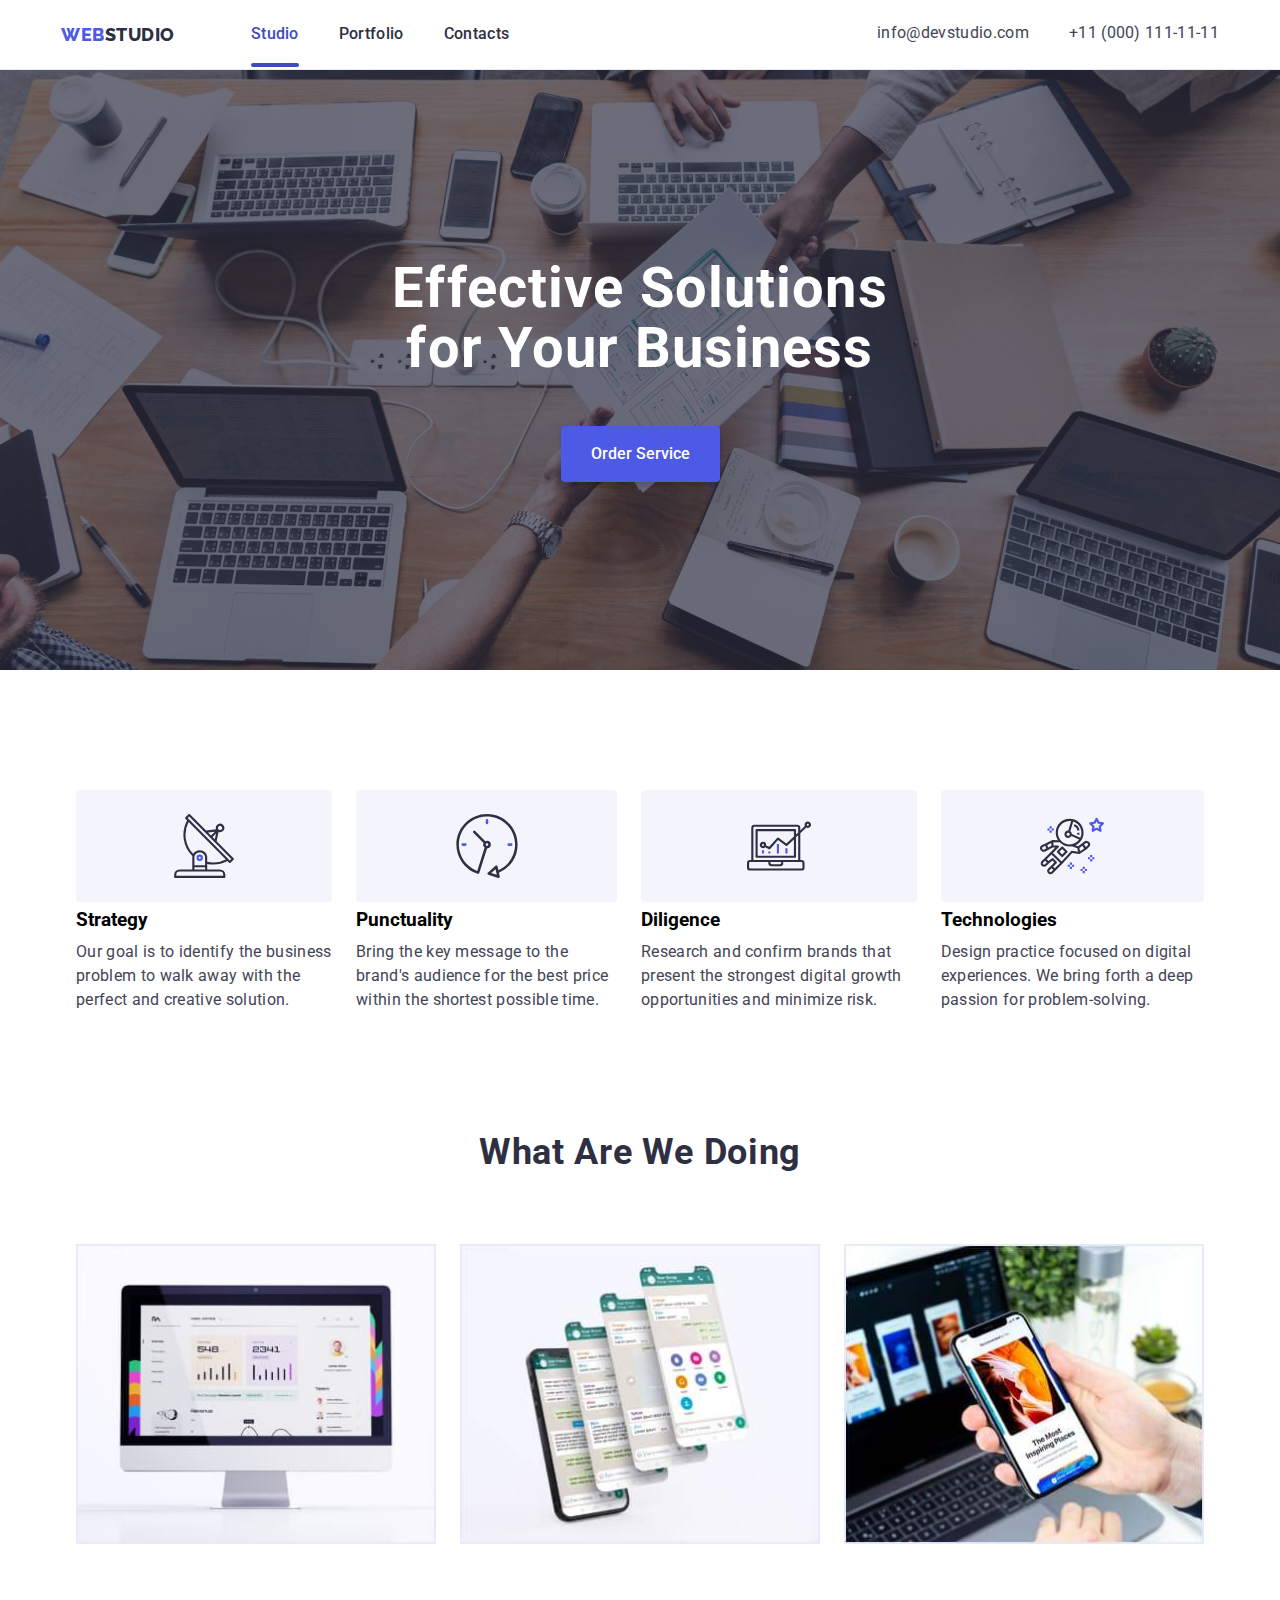
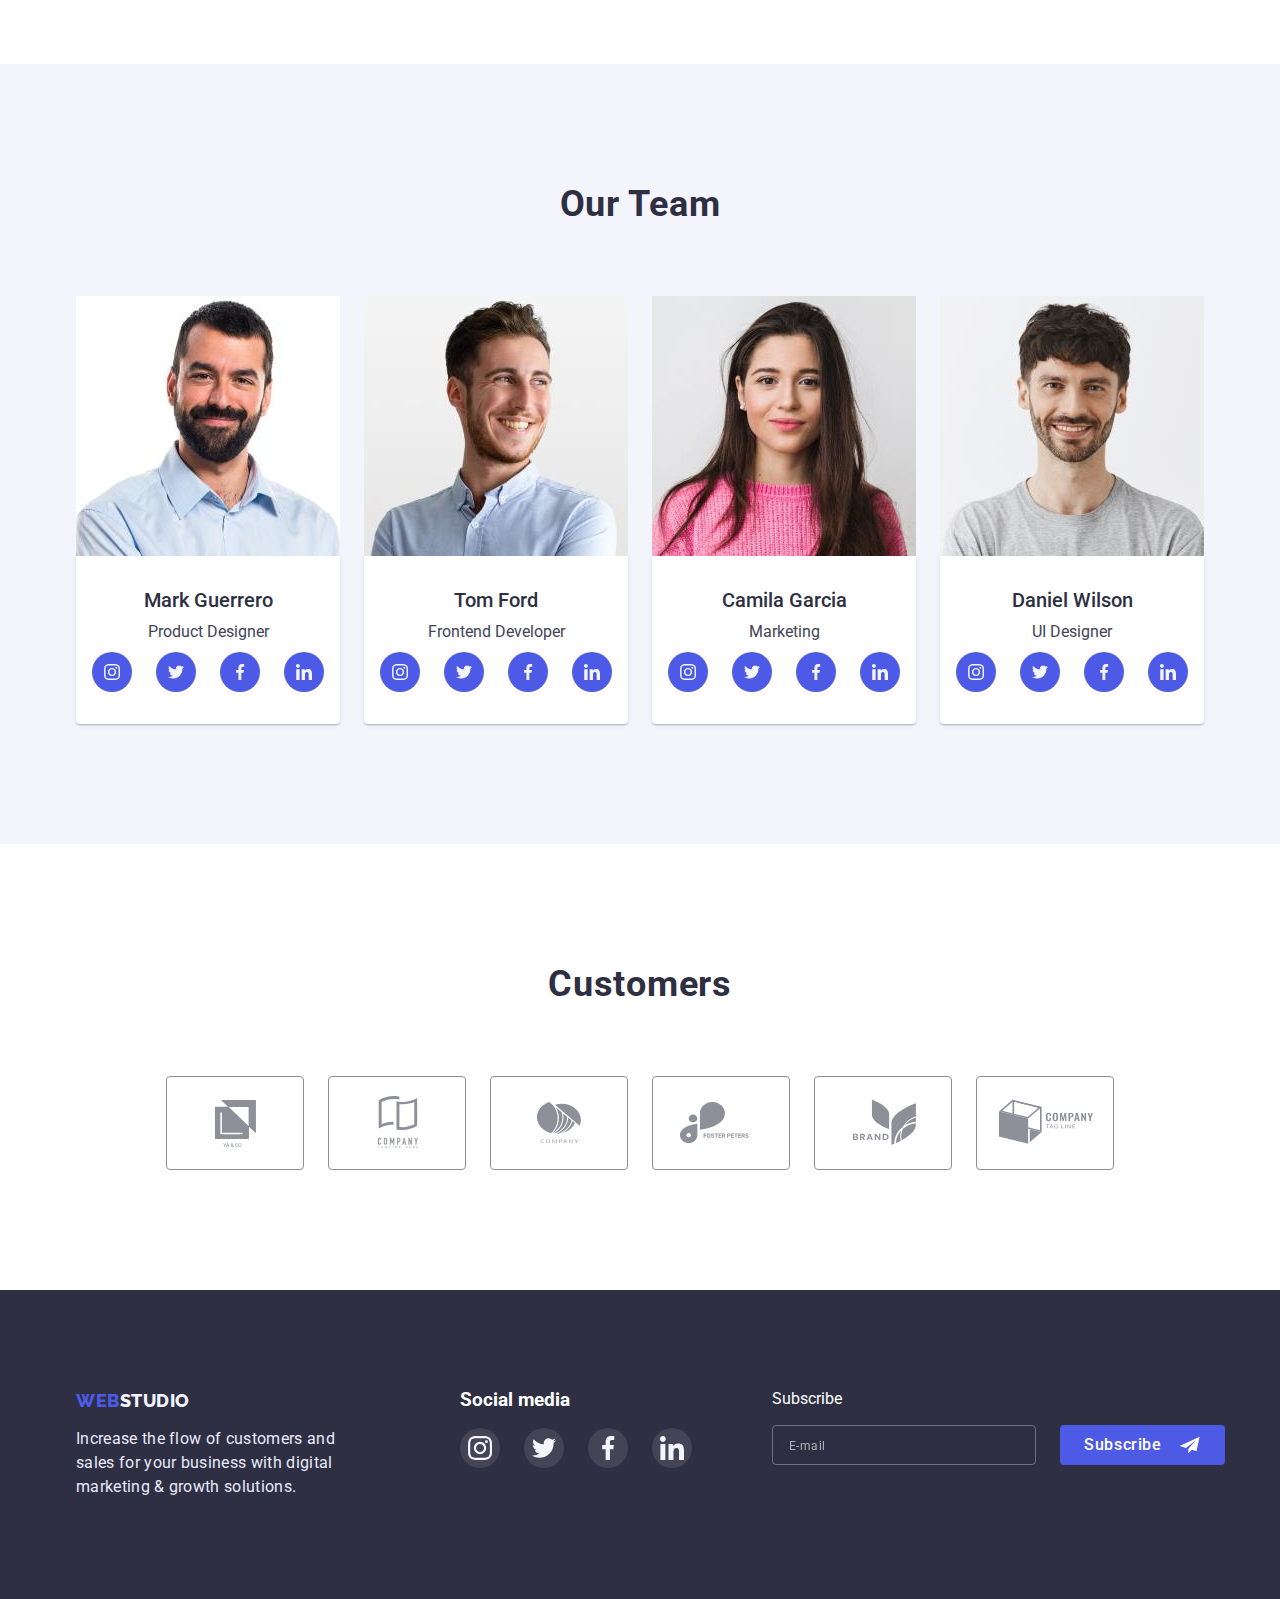
<file: index.html>
<!DOCTYPE html>
<html lang="en">

<head>
  <meta charset="UTF-8" />
  <meta http-equiv="X-UA-Compatible" content="IE=edge" />
  <meta name="viewport" content="width=device-width, initial-scale=1.0" />
  <title>WebStudio</title>
  <link type="text/css" rel="preconnect" href="https://fonts.gstatic.com" crossorigin />
  <link type="text/css" rel="stylesheet" href="./css/styles.css" />
</head>

<body>
  <!--Top line-->
  <header>
    <div class="container" id="header-container">
      <!-- Main navigation -->
      <nav>
        <a class="design-logo" href="./index.html">Web<span class="desing-logo-part">Studio</span></a>
        <ul class="main-nav-buttons">
          <li><a class="links current" href="./index.html">Studio</a></li>
          <li class="portfolio">
            <a class="links" href="./portfolio.html">Portfolio</a>
          </li>
          <li><a class="links" href="./contacts.html">Contacts</a></li>
        </ul>
      </nav>
      <address>
        <ul class="contacts">
          <li class="mail">
            <a class="links" href=" mailto:info@devstudio.com">info@devstudio.com</a>
          </li>
          <li class="tel">
            <a class="links" href="tel:+110001111111">+11 (000) 111-11-11</a>
          </li>
        </ul>
      </address>
      <button type="button" class="header-menu-btn js-open-menu" aria-expanded="false" aria-controls="mobile-menu">
        <svg id="header-menu-icon" width="32" height="22">
          <use href="./images/burger.svg#icon-icons8-menu"></use>
        </svg>
      </button>
      <!-- Contacts -->

    </div>
  </header>
  <!-- Main content-->
  <!--section1-->
  <main>
    <section class="section1">
      <div class="container">
        <h1>Effective Solutions for Your Business</h1>
        <button class="order-button" data-modal-open type="button">Order Service</button>
      </div>

    </section>
    <!--section2-->
    <section id="section2">
      <div class="container">
        <h2 class="visually-hidden">Our Advantages</h2>
        <ul class="adv-list">
          <li>
            <div class="icon-item">
              <svg height="64" width="64">
                <use href="./images/icons.svg#icon-antenna-1"></use>
              </svg>
            </div>
            <h3 class="adv-headings">Strategy</h3>
            <p class="avd-inf">
              Our goal is to identify the business problem to walk away with the
              perfect and creative solution.
            </p>
          </li>
          <li>
            <div class="icon-item">
              <svg height="64" width="64">
                <use href="./images/icons.svg#icon-clock-1"></use>
              </svg>
            </div>
            <h3 class="adv-headings">Punctuality</h3>
            <p class="avd-inf">
              Bring the key message to the brand's audience for the best price
              within the shortest possible time.
            </p>
          </li>
          <li>
            <div class="icon-item">
              <svg height="64" width="64">
                <use href="./images/icons.svg#icon-diagram-1"></use>
              </svg>
            </div>
            <h3 class="adv-headings">Diligence</h3>
            <p class="avd-inf">
              Research and confirm brands that present the strongest digital
              growth opportunities and minimize risk.
            </p>
          </li>
          <li>
            <div class="icon-item">
              <svg height="64" width="64">
                <use href="./images/icons.svg#icon-astronaut-1"></use>
              </svg>
            </div>
            <h3 class="adv-headings">Technologies</h3>
            <p class="avd-inf">
              Design practice focused on digital experiences. We bring forth a
              deep passion for problem-solving.
            </p>
          </li>
        </ul>
      </div>
    </section>
    <!--Services-->
    <!--section3-->
    <section id="section3">
      <div class="container">
        <h2 class="options-title">What are we doing</h2>
        <ul class="options-list">
          <li class="options-img">
            <img src="./images/scrn.jpg" srcset="./images/scrn.jpg 1x, ./images/scrn@2x.jpg 2x" alt="apps"
              width="360" />
          </li>
          <li class="options-img">
            <img src="./images/phone.jpg" srcset="./images/phone.jpg 1x, ./images/phone@2x.jpg 2x" alt="websites"
              width="360" />
          </li>
          <li class="options-img">
            <img src="./images/phonescrn.jpg" srcset="./images/phonescrn.jpg 1x, ./images/phonescrn@2x.jpg 2x"
              alt="social media" width="360" />
          </li>
        </ul>
      </div>
    </section>
    <!--Our team-->
    <!--section4-->
    <section id="team-members-section">
      <div class="container">
        <h2>Our Team</h2>
        <ul class="team-members-list">
          <li>
            <img src="./images/teammemb2.jpg" srcset="./images/teammemb2.jpg 1x, ./images/teammemb2@2x.jpg 2x"
              alt="Mark Guerrero" width="264" />
            <div class="member">
              <h3 class="member-name">Mark Guerrero</h3>
              <p class="member-job">Product Designer</p>
              <ul class="social-links">
                <li><a class="social-link-item" href="#">
                    <svg width="16" height="16">
                      <use href="./images/icons.svg#icon-instagram-2">
                      </use>
                    </svg>
                  </a></li>
                <li><a class="social-link-item" href="#"><svg width="16" height="16">
                      <use href="./images/icons.svg#icon-twitter-1">
                      </use>
                    </svg></a></li>
                <li><a class="social-link-item" href="#"><svg width="16" height="16">
                      <use href="./images/icons.svg#icon-facebook-1">
                      </use>
                    </svg></a></li>
                <li><a class="social-link-item" href="#"><svg width="16" height="16">
                      <use href="./images/icons.svg#icon-linkedin-1">
                      </use>
                    </svg></a></li>
              </ul>
            </div>
          </li>
          <li>
            <img src="./images/teammemb1.jpg" srcset="./images/teammemb1.jpg 1x, ./images/teammemb@2x.jpg 2x"
              alt="Tom Ford" width="264" />
            <div class="member">
              <h3 class="member-name">Tom Ford</h3>
              <p class="member-job">Frontend Developer</p>
              <ul class="social-links">
                <li><a class="social-link-item" href="#">
                    <svg width="16" height="16">
                      <use href="./images/icons.svg#icon-instagram-2">
                      </use>
                    </svg>
                  </a></li>
                <li><a class="social-link-item" href="#"><svg width="16" height="16">
                      <use href="./images/icons.svg#icon-twitter-1">
                      </use>
                    </svg></a></li>
                <li><a class="social-link-item" href="#"><svg width="16" height="16">
                      <use href="./images/icons.svg#icon-facebook-1">
                      </use>
                    </svg></a></li>
                <li><a class="social-link-item" href="#"><svg width="16" height="16">
                      <use href="./images/icons.svg#icon-linkedin-1">
                      </use>
                    </svg></a></li>
              </ul>
            </div>
          </li>
          <li>
            <img src="./images/teammemb.jpg" srcset="./images/teammemb.jpg 1x, ./images/teammemb@2x.jpg 2x"
              alt="Camila Garcia" width="264" />
            <div class="member">

              <h3 class="member-name">Camila Garcia</h3>
              <p class="member-job">Marketing</p>
              <ul class="social-links">
                <li><a class="social-link-item" href="#">
                    <svg width="16" height="16">
                      <use href="./images/icons.svg#icon-instagram-2">
                      </use>
                    </svg>
                  </a></li>
                <li><a class="social-link-item" href="#"><svg width="16" height="16">
                      <use href="./images/icons.svg#icon-twitter-1">
                      </use>
                    </svg></a></li>
                <li><a class="social-link-item" href="#"><svg width="16" height="16">
                      <use href="./images/icons.svg#icon-facebook-1">
                      </use>
                    </svg></a></li>
                <li><a class="social-link-item" href="#"><svg width="16" height="16">
                      <use href="./images/icons.svg#icon-linkedin-1">
                      </use>
                    </svg></a></li>
              </ul>
            </div>
          </li>
          <li>
            <img src="./images/teammeb3.jpg" srcset="./images/teammeb3.jpg 1x, ./images/teammeb3@2x.jpg 2x"
              alt="Daniel Wilson" width="264" />
            <div class="member">

              <h3 class="member-name">Daniel Wilson</h3>
              <p class="member-job">UI Designer</p>
              <ul class="social-links">
                <li><a class="social-link-item" href="#">
                    <svg width="16" height="16">
                      <use href="./images/icons.svg#icon-instagram-2">
                      </use>
                    </svg>
                  </a></li>
                <li><a class="social-link-item" href="#"><svg width="16" height="16">
                      <use href="./images/icons.svg#icon-twitter-1">
                      </use>
                    </svg></a></li>
                <li><a class="social-link-item" href="#"><svg width="16" height="16">
                      <use href="./images/icons.svg#icon-facebook-1">
                      </use>
                    </svg></a></li>
                <li><a class="social-link-item" href="#"><svg width="16" height="16">
                      <use href="./images/icons.svg#icon-linkedin-1">
                      </use>
                    </svg></a></li>
              </ul>
            </div>
          </li>
        </ul>
      </div>
    </section>
    <!--section5-->
    <section id="section5">
      <div class="container">
        <h2>Customers</h2>
        <ul class="customers-list">
          <li class="customer-item">
            <a class="customer-link" href="#"><svg class="customer-icon" height="56" width="104">
                <use href="./images/icons.svg#icon-Logo"></use>
              </svg></a>
          </li>
          <li class="customer-item">
            <a class="customer-link" href="#"><svg class="customer-icon" height="56" width="104">
                <use href="./images/icons.svg#icon-Logo-1"></use>
              </svg></a>
          </li>
          <li class="customer-item">
            <a class="customer-link" href="#"><svg class="customer-icon" height="56" width="104">
                <use href="./images/icons.svg#icon-Logo-2"></use>
              </svg></a>
          </li>
          <li class="customer-item">
            <a class="customer-link" href="#"><svg class="customer-icon" height="56" width="104">
                <use href="./images/icons.svg#icon-Logo-3"></use>
              </svg></a>
          </li>
          <li class="customer-item">
            <a class="customer-link" href="#"><svg class="customer-icon" height="56" width="104">
                <use href="./images/icons.svg#icon-Logo-4"></use>
              </svg></a>
          </li>
          <li class="customer-item">
            <a class="customer-link" href="#"><svg class="customer-icon" height="56" width="104">
                <use href="./images/icons.svg#icon-Logo-5"></use>
              </svg></a>
          </li>

        </ul>
      </div>
    </section>
  </main>
  <!--Footer-->
  <footer>
    <div class="container">
      <div class="footer-info">
        <a class="design-logo" href="./index.html">Web<span class="desing-logo-part2">Studio</span></a>
        <p class="footer-goal">
          Increase the flow of customers and sales for your business with digital
          marketing & growth solutions.
        </p>
      </div>
      <div class="footer-social-links">
        <h3 class="social-title">Social media</h3>
        <ul class="social-links">
          <li><a class="social-link-item" href="#">
              <svg width="24" height="24">
                <use href="./images/icons.svg#icon-instagram-2">
                </use>
              </svg>
            </a></li>
          <li><a class="social-link-item" href="#"><svg width="24" height="24">
                <use href="./images/icons.svg#icon-twitter-1">
                </use>
              </svg></a></li>
          <li><a class="social-link-item" href="#"><svg width="24" height="24">
                <use href="./images/icons.svg#icon-facebook-1">
                </use>
              </svg></a></li>
          <li><a class="social-link-item" href="#"><svg width="24" height="24">
                <use href="./images/icons.svg#icon-linkedin-1">
                </use>
              </svg></a></li>
        </ul>
      </div>

      <div class="subscribe-footer-container">
        <p class="footer-subscribe-title">Subscribe</p>
        <form class="footer-form">
          <label class="footer-form-label" for="e-mail">
            <input class="footer-form-input" type="email" name="email" required placeholder="E-mail">
          </label>
          <button class="subscribe-button" type="submit">Subscribe
            <svg id="footer-form-input-icon" width="24" height="20">
              <use href="./images/subscribeicons.svg#telegram"></use>
            </svg> </button>
      </div>
      </form>
    </div>
  </footer>
  <!--Modal-->
  <div class="backdrop is-hidden" data-modal>

    <div class="modal">
      <button class="close-button" data-modal-close type="button"><svg width="8" height="8">
          <use href="./images/socialicons.svg#close-black-18dp-2-1">
          </use>
        </svg></button>
      <!--Modal content-->
      <div class="modal-content">
        <p class="modal-title">Leave your contacts and we will call you back</p>
        <form class="modal-form">
          <div class="input-container">
            <label class="form-field" for="name">Name
              <input class="modal-form-input" type="text" id="name" name="name" required pattern="[a-zA-Zа-яА-Я]+"
                minlength="2">
              <svg class="modal-form-input-icon" width="12" height="12">
                <use href="./images/subscribeicons.svg#name"></use>
              </svg>
            </label>
          </div>
          <div class="input-container">
            <label class="form-field" for="phone">Phone
              <input class="modal-form-input" type="text" id="phone" name="phone" required
                pattern="[0-9]{3}-[0-9]{3}-[0-9]{2}-[0-9]{2}" title="xxx-xxx-xx-xx">
              <svg class="modal-form-input-icon" width="13" height="13">
                <use href="./images/subscribeicons.svg#phone"></use>
              </svg>

            </label>
          </div>
          <div class="input-container">
            <label class="form-field" for="email">Email
              <input class="modal-form-input" type="email" id="email" name="email">
              <svg class="modal-form-input-icon" width="15" height="12">
                <use href="./images/subscribeicons.svg#message"></use>
              </svg>
            </label>
          </div>
          <div class="input-container">
            <label class="form-field textarea-field" for="comment">Comment
              <textarea class="modal-message" id="comment" name="comment" placeholder="Text input"></textarea></label>

          </div>

          <label for="user-policy" class="modal-form-check-description">
            <input id="user-policy" type="checkbox" name="user-policy" class="modal-check visually-hidden" required />
            <span class="checkmark">
              <svg class="modal-checkbox-icon" width="10" height="8">
                <use href="./images/accept.svg#accept"></use>
              </svg>
            </span>
            I accept the terms and conditions of the &nbsp;<a class="form-check-description-link" href="">Privacy
              Policy</a>
          </label>

          <button class="submit-button">Send</button>

        </form>
      </div>
    </div>

  </div>

  <!-- mobile menu -->
  <div class="menu-container js-menu-container" id="mobile-menu">
    <button type="button" class="modal-close mobile-close menu-toggle js-close-menu" data-modal-close>
      <svg class="mobile-icon-close" width="8" height="8">
        <use href="./images/socialicons.svg#close-black-18dp-2-1">
        </use>
      </svg>
    </button>
    <ul class="mobile-menu">
      <li class="mobile-item"><a class="links" href="./index.html">Studio</a></li>
      <li class="mobile-item"><a class="links" href="./portfolio.html">Portfolio</a></li>
      <li class="mobile-item"><a class="links" href="./contacts.html">Contacts</a></li>
    </ul>
    </nav>
    <div class="mobile-media">
      <address>
        <ul class="main-contact">
          <li class="mobile-contact mobile-tel">
            <a class="links" href="tel:+110001111111">+11 (000) 111-11-11</a>
          </li>
          <li class="mobile-contact mobile-mail">
            <a class=" mobile-mail links" href=" mailto:info@devstudio.com">info@devstudio.com</a>
          </li>
        </ul>
      </address>

      <ul class="mobile-icons-list">
        <li><a class="social-link-item" href="#">
            <svg width="16" height="16">
              <use href="./images/icons.svg#icon-instagram-2">
              </use>
            </svg>
          </a></li>
        <li><a class="social-link-item" href="#"><svg width="16" height="16">
              <use href="./images/icons.svg#icon-twitter-1">
              </use>
            </svg></a></li>
        <li><a class="social-link-item" href="#"><svg width="16" height="16">
              <use href="./images/icons.svg#icon-facebook-1">
              </use>
            </svg></a></li>
        <li><a class="social-link-item" href="#"><svg width="16" height="16">
              <use href="./images/icons.svg#icon-linkedin-1">
              </use>
            </svg></a></li>
      </ul>
    </div>
  </div>





  <!-- scripts -->
  <script src="./js/modal.js"></script>
  <script src="/js/mobile-menu.js"></script>
</body>

</html>
</file>
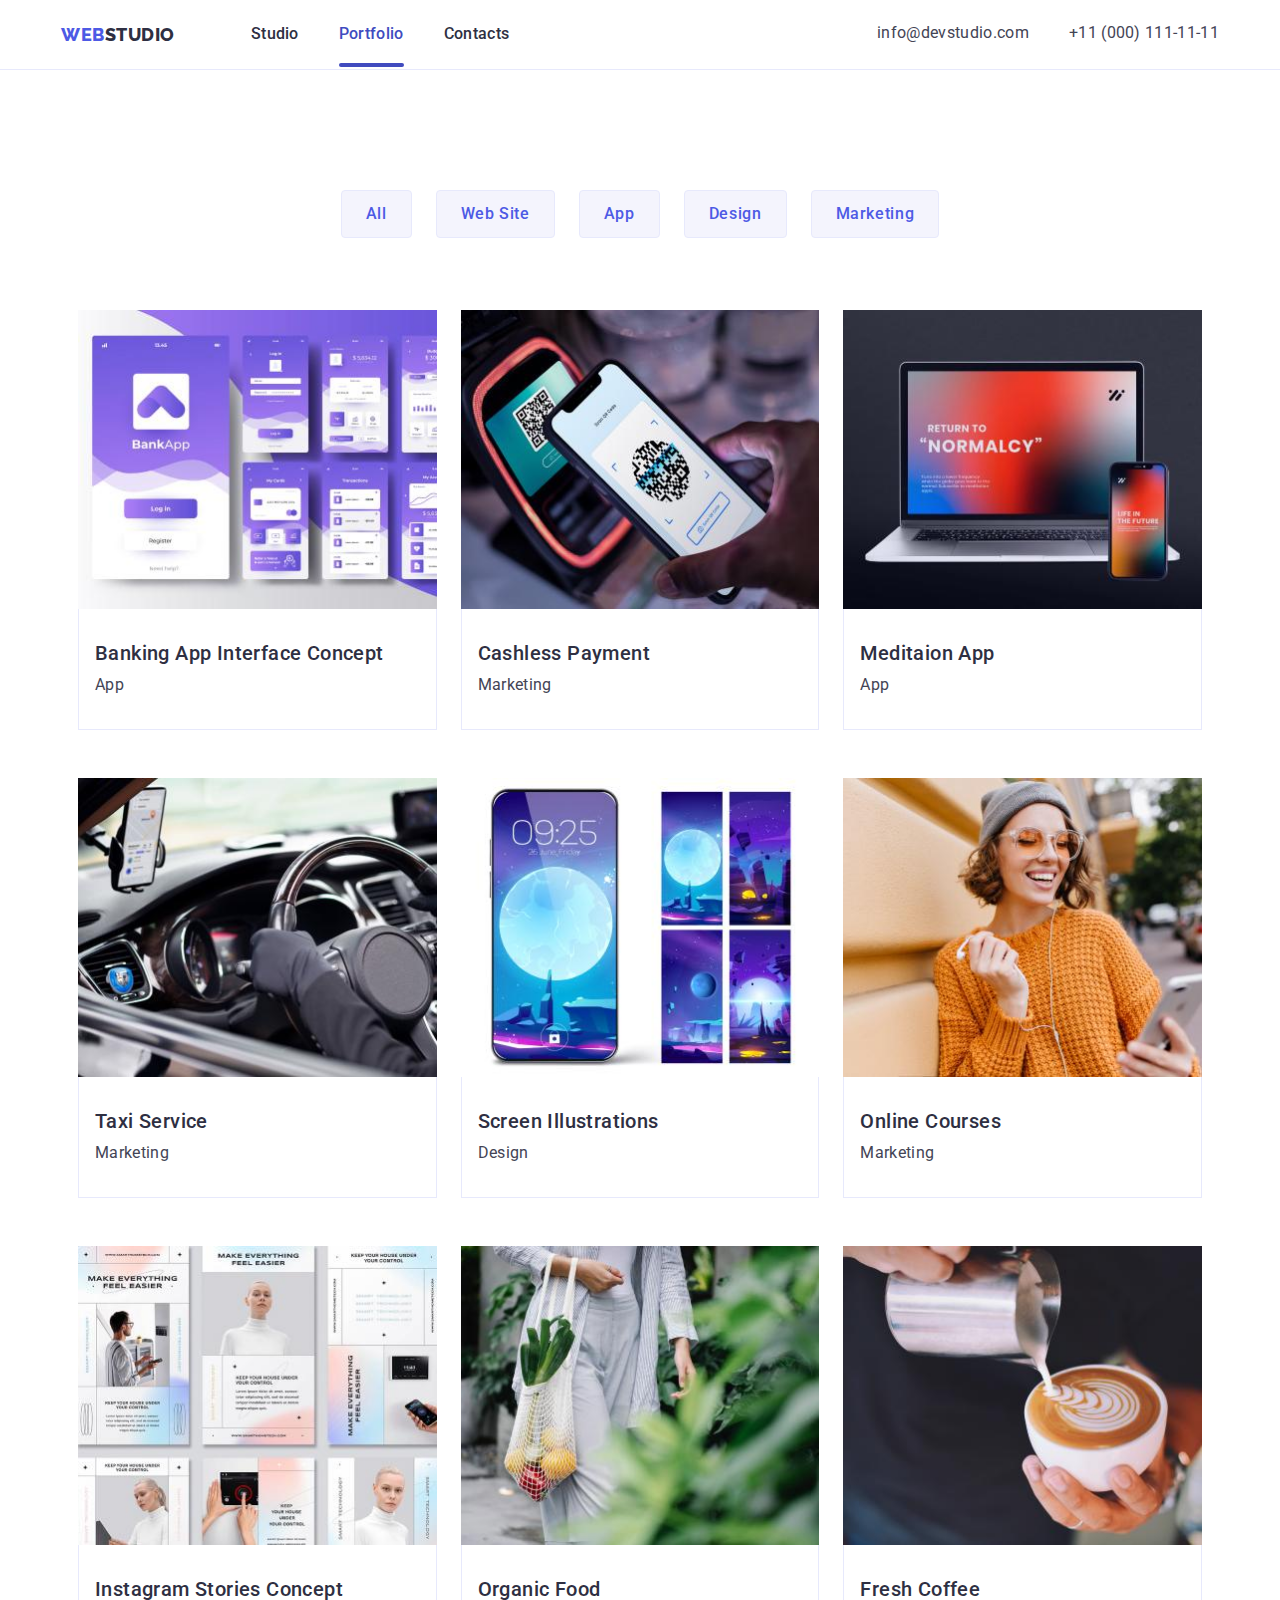
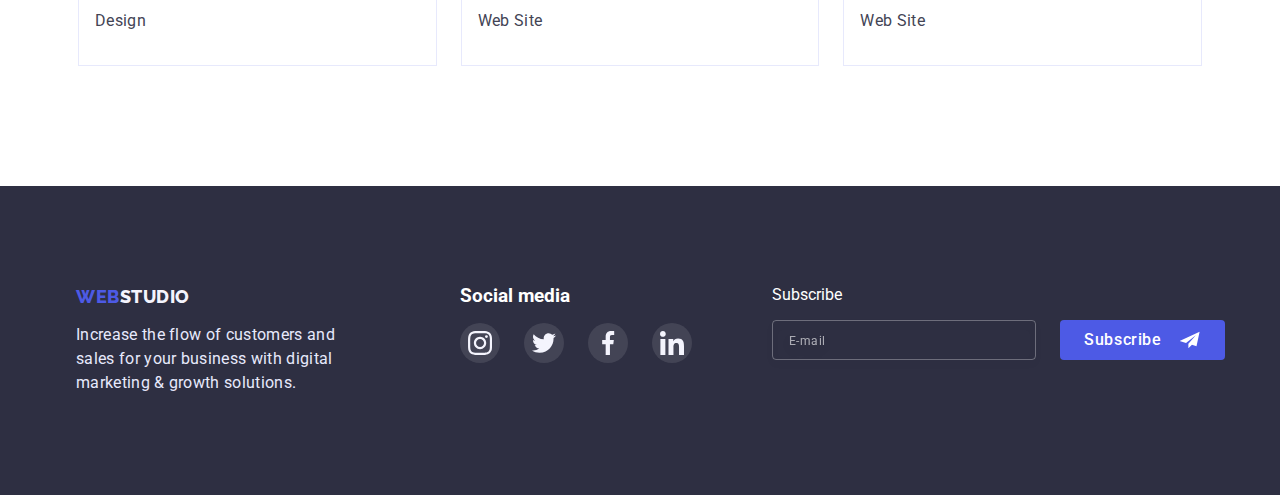
<file: portfolio.html>
<!DOCTYPE html>
<html lang="en">

<head>
  <meta charset="UTF-8" />
  <meta http-equiv="X-UA-Compatible" content="IE=edge" />
  <meta name="viewport" content="width=device-width, initial-scale=1.0" />
  <title>WebStudio</title>
  <link type="text/css" rel="preconnect" href="https://fonts.gstatic.com" crossorigin />
  <link type="text/css" rel="stylesheet" href="./css/styles.css" />

</head>

<body>
  <!--Top line-->
  <header>
    <div class="container" id="header-container">
      <!-- Main navigation -->
      <nav>
        <a class="design-logo" href="./index.html">Web<span class="desing-logo-part">Studio</span></a>
        <ul class="main-nav-buttons">
          <li><a class="links" href="./index.html">Studio</a></li>
          <li class="portfolio">
            <a class="links current" href="./portfolio.html">Portfolio</a>
          </li>
          <li><a class="links" href="./contacts.html">Contacts</a></li>
        </ul>
      </nav>
      <address>
        <ul class="contacts">
          <li class="mail">
            <a class="links" href=" mailto:info@devstudio.com">info@devstudio.com</a>
          </li>
          <li class="tel">
            <a class="links" href="tel:+110001111111">+11 (000) 111-11-11</a>
          </li>
        </ul>
      </address>
      <button type="button" class="header-menu-btn js-open-menu" aria-expanded="false" aria-controls="mobile-menu">
        <svg id="header-menu-icon" width="32" height="22">
          <use href="./images/burger.svg#icon-icons8-menu"></use>
        </svg>
      </button>
      <!-- Contacts -->

    </div>
  </header>
  <!-- top buttons main  -->
  <main>
    <section id="main-section">
      <div class="container">
        <h2 class="visually-hidden">Work Examples</h2>
        <ul class="panel-buttons">
          <li><button class="optins-button" type="button">All</button></li>
          <li><button class="optins-button" type="button">Web Site</button></li>
          <li><button class="optins-button" type="button">App</button></li>
          <li><button class="optins-button" type="button">Design</button></li>
          <li><button class="optins-button" type="button">Marketing</button></li>
        </ul>
        <!-- Work Examples  -->
        <ul class="work-examples">
          <li class="work-item">
            <a>
              <div class="product-description">
                <img src="./images/apps.jpg" srcset="./images/apps.jpg 1x, ./images/apps@2x.jpg 2x"
                  alt="Banking App Interface Concept" width="360" />
                <div class="overlay">
                  <p>14 Stylish and User-Friendly App Design Concepts · Task Manager App · Calorie Tracker App · Exotic
                    Fruit Ecommerce App ·
                    Cloud Storage App</p>
                </div>
              </div>

              <div class="work-description">
                <h3 class="work-item-title">Banking App Interface Concept</h3>
                <p class="work-item-sphere">App</p>
              </div>
            </a>

          </li>
          <li class="work-item">
            <a>
              <div class="product-description">
                <img src="./images/marketing.jpg" srcset="./images/marketing.jpg 1x, ./images/marketing@2x.jpg 2x"
                  alt="Cashless Payment" width="360" />
                <div class="overlay">
                  <p>14 Stylish and User-Friendly App Design Concepts · Task Manager App · Calorie Tracker App · Exotic
                    Fruit Ecommerce App ·
                    Cloud Storage App</p>
                </div>
              </div>
              <div class="work-description">
                <h3 class="work-item-title">Cashless Payment</h3>
                <p class="work-item-sphere">Marketing</p>
              </div>
            </a>

          </li>
          <li class="work-item">
            <a>
              <div class="product-description">
                <img src="./images/meditation.jpg" srcset="./images/meditation.jpg 1x, ./images/meditation@2x.jpg 2x"
                  alt="Meditation App" width="360" />
                <div class="overlay">
                  <p>14 Stylish and User-Friendly App Design Concepts · Task Manager App · Calorie Tracker App · Exotic
                    Fruit Ecommerce App ·
                    Cloud Storage App</p>
                </div>
              </div>
              <div class="work-description">
                <h3 class="work-item-title">Meditaion App</h3>
                <p class="work-item-sphere">App</p>
              </div>
            </a>

          </li>
          <li class="work-item">
            <a>
              <div class="product-description">
                <img src="./images/taxiservice.jpg" srcset="./images/taxiservice.jpg 1x, ./images/taxiservice@2x.jpg 2x"
                  alt="Taxi Service" width="360" />
                <div class="overlay">
                  <p>14 Stylish and User-Friendly App Design Concepts · Task Manager App · Calorie Tracker App · Exotic
                    Fruit Ecommerce App ·
                    Cloud Storage App</p>
                </div>
              </div>
              <div class="work-description">
                <h3 class="work-item-title">Taxi Service</h3>
                <p class="work-item-sphere">Marketing</p>
              </div>
            </a>

          </li>
          <li class="work-item">
            <a>
              <div class="product-description">
                <img src="./images/screenil.jpg" srcset="./images/screenil.jpg 1x, ./images/screenil@2x.jpg 2x"
                  alt="Screen Illustrations" width="360" />
                <div class="overlay">
                  <p>14 Stylish and User-Friendly App Design Concepts · Task Manager App · Calorie Tracker App · Exotic
                    Fruit Ecommerce App ·
                    Cloud Storage App</p>
                </div>
              </div>
              <div class="work-description">
                <h3 class="work-item-title">Screen Illustrations</h3>
                <p class="work-item-sphere">Design</p>
              </div>
            </a>

          </li>
          <li class="work-item">

            <a>
              <div class="product-description">
                <img src="./images/onlinecourses.jpg"
                  srcset="./images//onlinecourses.jpg 1x, ./images//onlinecourses@2x.jpg 2x" alt="Online Courses"
                  width="360" />
                <div class="overlay">
                  <p>14 Stylish and User-Friendly App Design Concepts · Task Manager App · Calorie Tracker App · Exotic
                    Fruit Ecommerce App ·
                    Cloud Storage App</p>
                </div>
              </div>
              <div class="work-description">
                <h3 class="work-item-title">Online Courses</h3>
                <p class="work-item-sphere">Marketing</p>
              </div>
            </a>
          </li>
          <li class="work-item">
            <a>
              <div class="product-description">
                <img src="./images/instagram.jpg" srcset="./images/instagram.jpg 1x, ./images/instagram@2x.jpg 2x"
                  alt="Instagram Stories Concept" width="360" />
                <div class="overlay">
                  <p>14 Stylish and User-Friendly App Design Concepts · Task Manager App · Calorie Tracker App · Exotic
                    Fruit Ecommerce App ·
                    Cloud Storage App</p>
                </div>
              </div>
              <div class="work-description">
                <h3 class="work-item-title">Instagram Stories Concept</h3>
                <p class="work-item-sphere">Design</p>
              </div>
            </a>

          </li>
          <li class="work-item">
            <a>
              <div class="product-description">
                <img src="./images/organicfood.jpg" srcset="./images/organicfood.jpg 1x, ./images/organicfood@2x.jpg 2x"
                  alt="Organic Food" width="360" />
                <div class="overlay">
                  <p>14 Stylish and User-Friendly App Design Concepts · Task Manager App · Calorie Tracker App · Exotic
                    Fruit Ecommerce App ·
                    Cloud Storage App</p>
                </div>
              </div>
              <div class="work-description">
                <h3 class="work-item-title">Organic Food</h3>
                <p class="work-item-sphere">Web Site</p>
              </div>
            </a>

          </li>
          <li class="work-item">
            <a>
              <div class="product-description">
                <img src="./images/freshcoffee.jpg" srcset="./images/freshcoffee.jpg 1x, ./images/freshcoffee@2x.jpg 2x"
                  alt="Fresh Coffee" width="360" />
                <div class="overlay">
                  <p>14 Stylish and User-Friendly App Design Concepts · Task Manager App · Calorie Tracker App · Exotic
                    Fruit Ecommerce App ·
                    Cloud Storage App</p>
                </div>
              </div>
              <div class="work-description">
                <h3 class="work-item-title">Fresh Coffee</h3>
                <p class="work-item-sphere">Web Site</p>
              </div>
            </a>

          </li>
        </ul>
      </div>
    </section>
  </main>

  <!--Footer-->
  <footer>
    <div class="container">
      <div class="footer-info">
        <a class="design-logo" href="./index.html">Web<span class="desing-logo-part2">Studio</span></a>
        <p class="footer-goal">
          Increase the flow of customers and sales for your business with digital
          marketing & growth solutions.
        </p>
      </div>
      <div class="footer-social-links">
        <h3 class="social-title">Social media</h3>
        <ul class="social-links">
          <li><a class="social-link-item" href="#">
              <svg width="24" height="24">
                <use href="./images/icons.svg#icon-instagram-2">
                </use>
              </svg>
            </a></li>
          <li><a class="social-link-item" href="#"><svg width="24" height="24">
                <use href="./images/icons.svg#icon-twitter-1">
                </use>
              </svg></a></li>
          <li><a class="social-link-item" href="#"><svg width="24" height="24">
                <use href="./images/icons.svg#icon-facebook-1">
                </use>
              </svg></a></li>
          <li><a class="social-link-item" href="#"><svg width="24" height="24">
                <use href="./images/icons.svg#icon-linkedin-1">
                </use>
              </svg></a></li>
        </ul>
      </div>

      <div class="subscribe-footer-container">
        <p class="footer-subscribe-title">Subscribe</p>
        <form class="footer-form">
          <label class="footer-form-label" for="e-mail">
            <input class="footer-form-input" type="email" name="email" required placeholder="E-mail">
          </label>
          <button class="subscribe-button" type="submit">Subscribe
            <svg id="footer-form-input-icon" width="24" height="20">
              <use href="./images/subscribeicons.svg#telegram"></use>
            </svg> </button>
      </div>
      </form>
    </div>
  </footer>
  <!-- mobile menu -->
  <div class="menu-container js-menu-container" id="mobile-menu">
    <button type="button" class="modal-close mobile-close menu-toggle js-close-menu" data-modal-close>
      <svg class="mobile-icon-close" width="8" height="8">
        <use href="./images/socialicons.svg#close-black-18dp-2-1">
        </use>
      </svg>
    </button>
    <ul class="mobile-menu">
      <li class="mobile-item"><a class="links" href="./index.html">Studio</a></li>
      <li class="mobile-item"><a class="links" href="./portfolio.html">Portfolio</a></li>
      <li class="mobile-item"><a class="links" href="./contacts.html">Contacts</a></li>
    </ul>
    </nav>
    <div class="mobile-media">
      <address>
        <ul class="main-contact">
          <li class="mobile-contact mobile-tel">
            <a class="links" href="tel:+110001111111">+11 (000) 111-11-11</a>
          </li>
          <li class="mobile-contact mobile-mail">
            <a class=" mobile-mail links" href=" mailto:info@devstudio.com">info@devstudio.com</a>
          </li>
        </ul>
      </address>

      <ul class="mobile-icons-list">
        <li><a class="social-link-item" href="#">
            <svg width="16" height="16">
              <use href="./images/icons.svg#icon-instagram-2">
              </use>
            </svg>
          </a></li>
        <li><a class="social-link-item" href="#"><svg width="16" height="16">
              <use href="./images/icons.svg#icon-twitter-1">
              </use>
            </svg></a></li>
        <li><a class="social-link-item" href="#"><svg width="16" height="16">
              <use href="./images/icons.svg#icon-facebook-1">
              </use>
            </svg></a></li>
        <li><a class="social-link-item" href="#"><svg width="16" height="16">
              <use href="./images/icons.svg#icon-linkedin-1">
              </use>
            </svg></a></li>
      </ul>
    </div>
  </div>





  <!-- scripts -->
  <script src="./js/modal.js"></script>
  <script src="/js/mobile-menu.js"></script>
</body>


</html>
</file>
<file: css/styles.css>
@import url('https://fonts.googleapis.com/css2?family=Roboto:wght@400;500;700&display=swap');
@import url('https://fonts.googleapis.com/css2?family=Raleway:wght@800&display=swap');
@import url('https://cdnjs.cloudflare.com/ajax/libs/modern-normalize/1.1.0/modern-normalize.min.css');
* {
  box-sizing: border-box;
}
:root {
  --primary-brand: #4d5ae5;
  --dark: #2e2f42;
  --light: #f4f4fd;
  --light-state: #8e8f99;
  --text: #434455;
  --accent: #e7e9fc;
  --pressed-state: #404bbf;
  --subtle-text: #8e8f99;
  --success: #31d0aa;
  --modal-background: #fcfcfc;
  --privacy-policy: #757575;
  --transition-dur-and-func: 250ms cubic-bezier(0.4, 0, 0.2, 1);
}
body {
  background-color: white;
  margin: 0;
  font-family: 'Roboto';
}
ul {
  margin: 0;
  padding: 0;
}
img {
  display: block;
  max-width: 100%;
  height: auto;
}
p,
h1,
h2,
h3,
h4,
h5,
h6 {
  margin: 0;
}

/*header-table*/
@media screen and (min-width: 768px) {
}
/*header-mobile*/
@media screen and (min-width: 1200px) {
}
/*header*/
.container {
  width: 100%;
  max-width: 1158px;
  padding: 0 15px;
  margin: 0 auto;
}
#header-container {
  display: flex;
  justify-content: space-between;
  padding: 24px 0;
}
header {
  width: 100%;
  display: flex;
  align-items: center;

  border-bottom: 1px solid var(--accent);
}

/*navigation*/

nav {
  display: flex;
  align-items: center;
  justify-content: space-around;
}
.design-logo {
  font-family: 'Raleway';
  margin-right: 76px;
  text-transform: uppercase;
  text-decoration: none;
  font-weight: 800;
  font-size: 18px;
  line-height: 21px;
  display: flex;
  align-items: center;
  letter-spacing: 0.03em;
  color: var(--primary-brand);
}

.desing-logo-part {
  text-decoration: none;
  display: flex;
  align-items: center;
  color: var(--dark);
}
.desing-logo-part2 {
  text-decoration: none;
  display: flex;
  align-items: center;
  color: var(--light);
}
.main-nav-buttons {
  display: flex;
  font-family: 'Roboto';
  font-weight: 500;
  font-size: 16px;
  letter-spacing: 0.02em;
  list-style-type: none;
  cursor: pointer;
  flex-grow: 1;
  gap: 40px;
}

.main-nav-buttons .links {
  color: var(--dark);
}
.main-nav-buttons .links:active {
  color: var(--pressed-state);
  text-decoration: underline var(--pressed-state);
}

.links {
  position: relative;
  text-decoration-line: none;
  padding: 24px 0;
  transition: color var(--transition-dur-and-func);
}
.links.current {
  color: var(--pressed-state);
}
.links.current::after {
  display: block;
  position: absolute;
  width: 100%;
  height: 4px;
  background: currentColor;
  border-radius: 2px;
  bottom: 0;

  content: '';
}
.links:hover,
.links:focus {
  color: var(--pressed-state);
}
/*contacts*/
.contacts {
  font-size: 16px;
  letter-spacing: 0.02em;
  align-items: center;
  display: flex;
  list-style-type: none;
}

.contacts .mail {
  margin-right: 40px;
}
.contacts a {
  font-style: normal;
  color: var(--text);
}
.contacts a:active {
  color: var(--pressed-state);
}
/*section*/
.section1 {
  display: flex;
  padding: 188px 0;
  align-items: center;
  justify-content: center;
  flex-direction: column;
  background-repeat: no-repeat;
  background-image: linear-gradient(
      0deg,
      rgba(46, 47, 66, 0.7),
      rgba(46, 47, 66, 0.7)
    ),
    url(../images/peopleoffice.jpg);
  background-position: center;
  background-size: 1440px, auto;
}
@media (min-device-pixel-ratio: 2),
  (min-resolution: 192dpi),
  (min-resolution: 2dppi) {
  .section1 {
    background-image: linear-gradient(
        0deg,
        rgba(46, 47, 66, 0.7),
        rgba(46, 47, 66, 0.7)
      ),
      url(../images/peopleoffice-1440@2x.jpg);
  }
}

h1 {
  font-weight: 700;
  font-size: 56px;
  line-height: 60px;
  text-align: center;
  letter-spacing: 0.02em;
  color: white;
  margin: 0 auto 48px auto;
  width: 496px;
}
.order-button {
  width: 159px;
  height: 56px;
  font-family: 'Roboto';
  margin: auto;
  font-weight: 500;
  font-size: 16px;
  display: flex;
  background-color: var(--primary-brand);
  box-shadow: 0px 4px 4px rgba(0, 0, 0, 0.15);
  cursor: pointer;
  border-radius: 4px;
  align-items: center;
  justify-content: center;
  color: white;
  padding: 0;
  border: 0;
  transition: background-color var(--transition-dur-and-func);
}
.order-button:hover,
.order-button:focus {
  background-color: var(--pressed-state);
}
.visually-hidden {
  position: absolute;
  width: 1px;
  height: 1px;
  margin: -1px;
  border: 0;
  padding: 0;
  white-space: nowrap;
  clip-path: inset(100%);
  clip: rect(0 0 0 0);
  overflow: hidden;
}
/*section2*/
#section2 {
  padding: 120px 0;
}
.adv-list {
  display: flex;
  list-style-type: none;
  justify-content: center;
  gap: 24px;
}
.icon-item {
  width: 100%;
  height: 112px;
  border: 1px solid var(--light);
  background-color: var(--light);
  border-radius: 4px;
  display: flex;
  justify-content: center;
  align-items: center;
  margin-bottom: 8px;
}
h2 {
  font-weight: 700;
  font-size: 36px;
  line-height: 40px;
  text-align: center;
  letter-spacing: 0.02em;
  text-transform: capitalize;
  color: var(--dark);
}
.adv-headings {
  margin-bottom: 8px;
}
.avd-inf {
  font-size: 16px;
  line-height: 24px;
  letter-spacing: 0.02em;
  color: var(--text);
  padding: 0px;
  justify-content: center;
}

/*Services*/
/*section3*/
#section3 {
  padding-bottom: 120px;
}
h2 {
  text-transform: capitalize;
  text-align: center;
  margin-bottom: 72px;
}
.options-list {
  justify-content: center;
  gap: 24px;
  list-style-type: none;
  display: flex;
}
.options-img {
  box-sizing: border-box;
  background-blend-mode: soft-light, normal;
  border: 1px solid var(--accent);
}
/*Our team*/
/*section4*/
#team-members-section {
  padding: 120px 0;
  background-color: var(--light);
}
.team-members-list {
  justify-content: center;
  gap: 24px;
  list-style-type: none;
  display: flex;
  flex-wrap: wrap;
}
.member {
  padding: 32px 0;
  text-align: center;
  background: white;
  box-shadow: 0px 1px 6px rgba(46, 47, 66, 0.08),
    0px 1px 1px rgba(46, 47, 66, 0.16), 0px 2px 1px rgba(46, 47, 66, 0.08);
  border-radius: 0px 0px 4px 4px;
}
.member-name {
  font-weight: 500;
  font-size: 20px;
  line-height: 24px;
  color: var(--dark);
  margin-bottom: 8px;
}
.member-job {
  font-size: 16px;
  line-height: 24px;
  color: var(--text);
  margin-bottom: 8px;
}
.social-links {
  justify-content: center;
  gap: 24px;
  list-style-type: none;
  display: flex;
}
.social-link-item {
  display: flex;
  justify-content: center;
  align-items: center;
  background-color: var(--primary-brand);
  width: 40px;
  height: 40px;
  border-radius: 50%;
  transition: background-color var(--transition-dur-and-func);
}
.social-link-item:hover,
.social-link-item:focus {
  background-color: var(--pressed-state);
}
/*section5*/
#section5 {
  padding: 120px 0;
}
.customers-list {
  justify-content: center;
  gap: 24px;
  list-style-type: none;
  display: flex;
}
.customer-item {
  display: flex;

  justify-content: center;
  align-items: center;
  cursor: pointer;
}
.customer-link:hover,
.customer-link:focus {
  color: var(--pressed-state);
}
.customer-link {
  padding: 16px;
  fill: currentColor;
  color: var(--subtle-text);
  border: 1px solid currentColor;
  border-radius: 4px;
  transition-property: fill, color;
  transition-duration: 250ms;
  transition-timing-function: cubic-bezier(0.4, 0, 0.2, 1);
}
/*footer*/
footer {
  padding: 100px 0;
  background: var(--dark);
  align-items: center;
  display: flex;
}
.footer-goal {
  width: 264px;
  font-size: 16px;
  line-height: 24px;
  letter-spacing: 0.02em;
  color: var(--accent);
  margin-top: 16px;
}
footer .container {
  display: flex;
}
.social-title {
  color: white;
  margin-bottom: 16px;
}
footer .social-link-item {
  transition-property: background-color;
  transition-duration: 250ms;
  transition-timing-function: cubic-bezier(0.4, 0, 0.2, 1);
  background-color: rgba(255, 255, 255, 0.1);
}
footer .social-link-item:hover,
footer .social-link-item:focus {
  background-color: var(--success);
}
.footer-info {
  margin-right: 120px;
}
.footer-social-links {
  margin-right: 80px;
}
.footer-subscribe-title {
  margin-bottom: 16px;
  color: white;
  width: 100%;
}
.footer-form {
  display: flex;
  gap: 24px;
}
.footer-form-input {
  width: 100%;
  font-size: 14px;
  line-height: 1.57;
  letter-spacing: 0.02em;
  min-width: 264px;
  height: 40px;
  padding-left: 16px;
  color: #ffffff;
  border: 1px solid rgba(255, 255, 255, 0.3);
  border-radius: 4px;
  filter: drop-shadow(0px 4px 4px rgba(0, 0, 0, 0.15));
  background-color: transparent;
  transition: border-color var(--transition-dur-and-func);
}
.footer-form-input:focus {
  outline: none;
  border-color: white;
}
.footer-form-input::placeholder {
  font-size: 12px;
  line-height: 2;
  letter-spacing: 0.04em;
  color: rgba(255, 255, 255, 0.6);
}
.footer-form-input:not(:placeholder-shown):required:invalid {
  border-color: red;
}
.subscribe-button {
  width: 165px;
  height: 40px;
  display: flex;
  align-items: center;
  gap: 16px;
  padding: 8px 24px;
  font-family: 'Roboto', sans-serif;
  font-weight: 500;
  font-size: 16px;
  line-height: 1.5;
  letter-spacing: 0.04em;
  background: var(--primary-brand);
  border: none;
  border-radius: 4px;
  color: white;
  transition: background-color var(--transition-dur-and-func);
  cursor: pointer;
  fill: white;
}
.subscribe-button:focus,
.subscribe-button:hover {
  background-color: var(--accent);
}

/*PORTFOLIO*/
#main-section {
  padding: 120px 0;
}
.panel-buttons {
  list-style-type: none;
  justify-content: center;
  display: flex;
  flex-direction: row;
  align-items: flex-start;
  padding: 0px;
  gap: 24px;
  margin-bottom: 72px;
}
.optins-button {
  padding: 12px 24px;
  height: 48px;
  background: var(--light);
  border: 1px solid var(--accent);
  border-radius: 4px;
  /*text button*/
  font-family: 'Roboto';

  font-weight: 500;
  font-size: 16px;
  line-height: 24px;
  display: flex;
  align-items: center;
  text-align: center;
  letter-spacing: 0.04em;
  color: var(--primary-brand);
  cursor: pointer;
  transition-property: background-color, color, box-shadow;
  transition-duration: 250ms;
  transition-timing-function: cubic-bezier(0.4, 0, 0.2, 1);
}
.optins-button:hover,
.optins-button:focus {
  background-color: var(--pressed-state);
  color: white;
  box-shadow: 0px 4px 4px rgba(0, 0, 0, 0.15);
}

.work-examples {
  justify-content: center;
  row-gap: 48px;
  column-gap: 24px;
  list-style-type: none;
  display: flex;
  flex-wrap: wrap;
}
.work-item {
  flex-basis: calc((100% - 52px) / 3);
  background: white;
}
.work-item a {
  cursor: pointer;
  transition: box-shadow var(--transition-dur-and-func);
}
.work-item a:hover,
.work-item a:focus {
  box-shadow: 0px 1px 6px rgba(46, 47, 66, 0.08),
    0px 1px 1px rgba(46, 47, 66, 0.16), 0px 2px 1px rgba(46, 47, 66, 0.08);
}
.work-item-title {
  font-weight: 500;
  font-size: 20px;
  line-height: 24px;
  letter-spacing: 0.02em;
  color: var(--dark);
  margin-bottom: 8px;
}
.work-item-sphere {
  font-size: 16px;
  line-height: 24px;
  letter-spacing: 0.02em;
  color: var(--text);
}
.work-description {
  padding: 32px 0 32px 16px;
  border: 1px solid var(--accent);
  border-width: 0 1px 1px 1px;
}
.product-description {
  position: relative;
  overflow: hidden;
}
.overlay {
  position: absolute;
  background-color: var(--primary-brand);
  width: 100%;
  height: 100%;
  top: 0;
  left: 0;
  padding: 40px 32px;
  font-size: 16px;
  line-height: 24px;
  letter-spacing: 0.02em;
  color: var(--light);
  transform: translateY(100%);
  opacity: 0;
  transition-property: transform, opacity;
  transition-duration: 250ms;
  transition-timing-function: cubic-bezier(0.4, 0, 0.2, 1);
}
.work-item a:hover .overlay,
.work-item a:focus .overlay {
  transform: translateY(0%);
  opacity: 1;
}
/*Modal*/
.backdrop {
  position: fixed;
  display: flex;
  justify-content: center;
  align-items: center;
  padding: 20px 0;
  top: 0;
  left: 0;
  height: 100%;
  width: 100%;
  background-color: rgba(46, 47, 66, 0.4);
  opacity: 1;
  transition-property: opacity;
  transition-duration: 250ms;
  transition-timing-function: cubic-bezier(0.4, 0, 0.2, 1);
}
.backdrop.is-hidden {
  opacity: 0;
  visibility: hidden;
  pointer-events: none;
}
.modal {
  padding: 72px 24px 24px 24px;
  position: relative;
  width: 100%;
  height: 80%;
  max-width: 408px;
  min-height: 576px;
  background-color: var(--modal-background);
  box-shadow: 0px 1px 1px rgba(0, 0, 0, 0.14), 0px 1px 3px rgba(0, 0, 0, 0.12),
    0px 2px 1px rgba(0, 0, 0, 0.2);
  border-radius: 4px;
}

.close-button {
  display: flex;
  justify-content: center;
  align-items: center;
  padding: 0;
  position: absolute;
  top: 24px;
  right: 24px;
  width: 24px;
  height: 24px;
  background-color: var(--accent);
  color: #000;
  border: 1px solid rgba(0, 0, 0, 0.1);
  border-radius: 50%;
  margin: 0;
  transition-property: color, background-color;
  transition-duration: 250ms;
  transition-timing-function: cubic-bezier(0.4, 0, 0.2, 1);
  cursor: pointer;
}
.close-button:hover,
.close-button:focus {
  background-color: var(--pressed-state);
  color: white;
}
.close-button:hover svg,
.close-button:focus svg {
  fill: white;
}
/*--------------Modal Content-----------------------------*/

.modal-title {
  font-weight: 500;
  font-size: 16px;
  line-height: 1.5;
  letter-spacing: 0.02em;
  text-align: center;
  margin-bottom: 16px;
  color: var(--dark);
}
.modal-form {
  display: flex;
  flex-direction: column;
  font-weight: 400;
  font-size: 12px;
  line-height: 1.17;
  letter-spacing: 0.04em;
}
.form-field {
  margin-bottom: 8px;
  color: var(--light-state);
}
.input-container {
  position: relative;
  justify-content: center;
  align-items: center;
  margin-top: 4px;
}
.modal-form-input {
  width: 100%;
  height: 40px;
  padding-left: 38px;
  border: 1px solid rgba(33, 33, 33, 0.2);
  border-radius: 4px;
  transition: border-color var(--transition-dur-and-func);
}
.modal-form-input:focus {
  outline: none;
  border-color: var(--primary-brand);
}
.modal-form-input-icon {
  position: absolute;
  top: 65%;
  left: 16px;
  transform: translate(0, -50%);
  transition: fill var(--transition-dur-and-func);
}
.modal-form-input:focus + .modal-form-input-icon {
  fill: var(--primary-brand);
}
.modal-message {
  margin-top: 4px;
  resize: none;
  width: 100%;
  height: 120px;
  padding: 8px 16px;
  border: 1px solid rgba(33, 33, 33, 0.2);
  border-radius: 4px;
  transition: border-color var(--transition-dur-and-func);
}
.modal-message::placeholder {
  font-family: 'Roboto';
  line-height: 1.17;
  letter-spacing: 0.04em;
  color: rgba(117, 117, 117, 0.5);
}
.modal-message:focus {
  outline: none;
  border-color: var(--primary-brand);
}
.modal-check:checked + .modal-form-check-description::before {
  background-image: url(../images/submit.svg);
  background-position: center;
  background-color: var(--accent);
  border-color: var(--accent);
}

.modal-check:focus + .modal-form-check-description::before {
  border-color: var(--primary-brand);
}

.modal-form-check-description {
  display: flex;
  align-items: center;
  margin-bottom: 24px;
  color: var(--privacy-policy);
  margin-top: 16px;
}

/* .modal-form-check-description::before {
  display: block;
  width: 16px;
  height: 16px;
  margin-right: 8px;
  border: 1.25px solid #2e2f42;
  border-radius: 2px;
  cursor: pointer;
  content: "";
} */

.form-check-description-link {
  color: var(--primary-brand);
}

.form-check-description-link:focus {
  outline: 1px solid var(--primary-brand);
}

.submit-button {
  align-self: center;
  min-width: 169px;
  padding: 13px 32px;
  font-family: 'Roboto', sans-serif;
  font-weight: 500;
  font-size: 16px;
  line-height: 1.5;
  letter-spacing: 0.04em;
  box-shadow: 0px 4px 4px rgba(0, 0, 0, 0.15);
  border: none;
  border-radius: 4px;
  color: white;
  background-color: var(--primary-brand);
  transition: background-color var(--transition-dur-and-func);
  cursor: pointer;
}
.submit-button:hover,
.submit-button:focus {
  background-color: var(--pressed-state);
}
.checkmark {
  margin-right: 8px;
  display: flex;
  align-items: center;
  justify-content: center;
  height: 16px;
  width: 16px;
  border: 1px solid var(--dark);
  border-radius: 2px;
  cursor: pointer;
}
.modal-form-check-description:hover input ~ .checkmark {
  background-color: #ccc;
}
.modal-form-check-description input:checked ~ .checkmark {
  background-color: var(--pressed-state);
  border-color: var(--pressed-state);
}
.modal-checkbox-icon {
  fill: white;
  opacity: 0;
  transition: opacity var(--transition-dur-and-func);
}
.modal-form-check-description input:checked ~ .checkmark .modal-checkbox-icon {
  opacity: 1;
}
/**************MOBILE SCREEN*****/
@media screen and (max-width: 767px) {
  .container {
    width: 100%;
  }
  #header-container {
    padding: 24px 16px;
  }
  /*header-mobile*/
  .main-nav-buttons,
  header address {
    display: none;
  }
  .menu-toggle {
    display: none;
  }
  .menu-toggle:hover {
    background-color: var(--primary-brand);
  }
  .menu-container {
    position: fixed;
    top: 0;
    left: 0;
    width: 100vw;
    height: 100vh;
    padding-left: 40px;
    background-color: #fff;
    z-index: 999;
    transform: translateX(100%);
    transition: transform var(--transition-dur-and-func);
  }
  .menu-container.is-open {
    transform: translateX(0);
  }
  .menu-container .menu-toggle {
    position: absolute;
    top: 16px;
    right: 16px;
    color: #fff;
  }
  .header-menu-btn {
    background-color: transparent;
    border: none;
    line-height: 0;
    padding: 0;
    margin: 0;
  }
  #header-menu-icon {
    color: var(--dark);
  }
  .mobile-close {
    background-color: #e7e9fc;
    border: 1px solid rgba(0, 0, 0, 0.1);
    box-sizing: border-box;
    border-radius: 50%;
    width: 24px;
    height: 24px;
    transition: fill 250ms cubic-bezier(0.4, 0, 0.2, 1),
      background-color 250ms cubic-bezier(0.4, 0, 0.2, 1);
    display: flex;
    justify-content: center;
    align-items: center;
    margin-left: auto;
  }
  .mobile-icon-close {
    transition: color var(--transition-dur-and-func);
    color: var(--dark);
  }
  .mobile-close:hover,
  .mobile-close:focus {
    fill: #ffffff;
    background-color: var(--primary-focus);
    cursor: pointer;
  }
  .mobile-menu {
    padding-top: 80px;
    list-style: none;
    font-family: 'Roboto';
    font-weight: 700;
    font-size: 36px;
    line-height: 1.11;
  }
  .mobile-menu .link {
    display: flex;
    flex-wrap: wrap;
    align-items: flex-start;
    justify-content: flex-start;
    text-decoration: none;
  }
  .mobile-item {
    color: var(--dark);
    margin-bottom: 40px;
  }
  .mobile-item:hover,
  .mobile-item:focus {
    color: var(--pressed-state);
  }
  .mobile-media {
    position: absolute;
    bottom: 0;
    padding-bottom: 40px;
  }

  .main-contact {
    list-style-type: none;
  }
  .mobile-contact {
    color: var(--text);
  }
  .mobile-contact:hover {
    color: var(--primary-brand);
    text-decoration: none;
  }
  .mobile-contact:focus {
    color: var(--primary-brand);
  }
  .mobile-tel {
    font-style: normal;
    font-weight: 700;
    font-size: 36px;
    line-height: 40px;
    letter-spacing: 0.02em;
    text-transform: capitalize;
    color: var(--primary-brand);
    margin-bottom: 40px;
  }
  .mobile-mail {
    font-style: normal;
    font-weight: 500;
    font-size: 20px;
    line-height: 24px;
    letter-spacing: 0.02em;
    color: var(--text);
    margin-bottom: 48px;
  }

  .mobile-mail:hover,
  .mobile-mail:focus {
    color: var(--primary-brand);
  }
  .mobile-tel:hover,
  .mobile-tel:focus {
    color: var(--pressed-state);
  }

  .mobile-icons-list {
    list-style-type: none;
    display: flex;
    flex-wrap: wrap;
    align-items: center;
    justify-content: center;
    gap: 56px;
  }
  /*section1-mobile*/
  h1 {
    font-size: 36px;
    line-height: 40px;
    width: 320px;
  }
  .section1 {
    background-image: linear-gradient(
        0deg,
        rgba(46, 47, 66, 0.7),
        rgba(46, 47, 66, 0.7)
      ),
      url(../images/peopleoffice-480@2x.jpg);
    padding: 124px 0;
    background-size: 480px, auto;
  }
  /*section2*/
  #section2 {
    padding: 96px 0;
  }
  .icon-item {
    display: none;
  }
  .adv-list {
    flex-direction: column;
    row-gap: 72px;
  }
  .adv-headings {
    font-weight: 700;
    font-size: 36px;
    line-height: 40px;
    text-align: center;
    letter-spacing: 0.02em;
    text-transform: capitalize;
    color: var(--dark);
    margin-bottom: 8px;
  }
  .avd-inf {
    font-weight: 500;
    font-size: 16px;
    line-height: 24px;
    letter-spacing: 0.02em;
    color: var(--text);
  }
  /*section3*/
  #section3 {
    display: none;
  }
  /*section4*/
  #team-members-section {
    padding: 96px 0;
  }
  .team-members-list {
    gap: 72px;
  }
  /*section5*/
  #section5 {
    padding: 96px 0;
  }
  .customers-list {
    flex-wrap: wrap;
    gap: 32px 16px;
  }
  .customer-link {
    width: 190px;
    height: 88px;
    padding: 0;
    display: flex;
    align-items: center;
    justify-content: center;
  }
  /*Footer*/
  footer {
    padding: 96px 0;
  }
  footer .container {
    flex-direction: column;
    gap: 72px;
  }
  .footer-info {
    text-align: center;
    margin: auto;
  }
  footer .design-logo {
    display: flex;
    justify-content: center;
    margin: auto;
  }
  .footer-goal {
    text-align: left;
  }
  .footer-social-links {
    margin: auto;
  }
  .social-title,
  .footer-subscribe-title {
    text-align: center;
    font-style: normal;
    font-weight: 500;
    font-size: 16px;
    line-height: 24px;
    letter-spacing: 0.02em;
  }
  .subscribe-footer-container {
    text-align: center;
  }
  .footer-form {
    flex-direction: column;
    align-items: center;
    gap: 16px;
  }
  .footer-form-label {
    width: 100%;
  }
  /*portfolio*/
  .panel-buttons {
    flex-wrap: wrap;
    justify-content: left;
    gap: 16px 24px;
  }
  #main-section {
    padding: 48px 0;
  }
  .work-item {
    flex-basis: 100%;
  }
  .work-item img {
    width: 100%;
  }
}
@media screen and (min-width: 481px) and (max-width: 767px) {
  .container {
    width: 480px;
  }
}
/**************TABLET SCREEN*****/
@media screen and (min-width: 768px) and (max-width: 1200px) {
  .container {
    width: 100%;
  }
  #header-container {
    padding: 16px;
  }
  #mobile-menu {
    display: none;
  }
  .header-menu-btn {
    display: none;
  }
  .contacts {
    margin-right: 16px;
    flex-direction: column;
    align-items: end;
    gap: 12px;
    font-weight: 400;
    font-size: 12px;
    line-height: 14px;
    letter-spacing: 0.04em;
  }
  .contacts .mail {
    margin-right: 0;
  }
  /*section1-tablet*/
  .section1 {
    background-image: linear-gradient(
        0deg,
        rgba(46, 47, 66, 0.7),
        rgba(46, 47, 66, 0.7)
      ),
      url(../images/peopleoffice-768@2x.jpg);
    padding: 112px 0;
    /* background-size: 480px, auto; */
  }
  /*section2*/
  #section2 {
    padding: 96px 0;
  }
  .icon-item {
    display: none;
  }
  .adv-list {
    flex-wrap: wrap;
    gap: 72px 24px;
  }
  .adv-list li {
    display: flex;
    flex-basis: calc((100% - 24px) / 2);
    flex-direction: column;
  }
  .adv-headings {
    font-weight: 700;
    font-size: 36px;
    line-height: 40px;
    letter-spacing: 0.02em;
    text-transform: capitalize;
    color: var(--dark);
  }
  .avd-inf {
    font-weight: 500;
    font-size: 16px;
    line-height: 24px;
    letter-spacing: 0.02em;
    color: var(--text);
  }
  /*section3*/
  #section3 {
    display: none;
  }
  /*section4*/
  #team-members-section {
    padding: 96px 0;
  }
  .team-members-list {
    gap: 64px 24px;
    width: 552px;
    margin: auto;
  }
  /* .team-members-list li {
    display: flex;
    flex-basis: 264px;
    flex-direction: column;
  } */

  /*section5*/
  .section5 {
    padding: 96px 0;
  }
  .customers-list {
    margin: auto;
    width: 612px;
    gap: 72px 24px;
    flex-wrap: wrap;
  }
  .customer-link {
    width: 168px;
    height: 88px;
    padding: 0;
    display: flex;
    justify-content: center;
    align-items: center;
  }
  /*Footer*/
  footer {
    padding: 96px 108px;
  }
  footer .container {
    flex-wrap: wrap;
    gap: 72px 24px;
  }
  .footer-info,
  .footer-social-links {
    margin: 0;
  }
  /*portfolio*/
  #main-section {
    padding: 64px 0;
  }
  .work-examples {
    gap: 72px 24px;
    justify-content: flex-start;
    width: 736px;
    margin: auto;
  }
  .work-item {
    flex-basis: 356px;
  }
  .work-item img {
    width: 100%;
  }
}
@media screen and (min-width: 1200px) {
  .header-menu-btn,
  .menu-container {
    display: none;
  }
}
</file>
